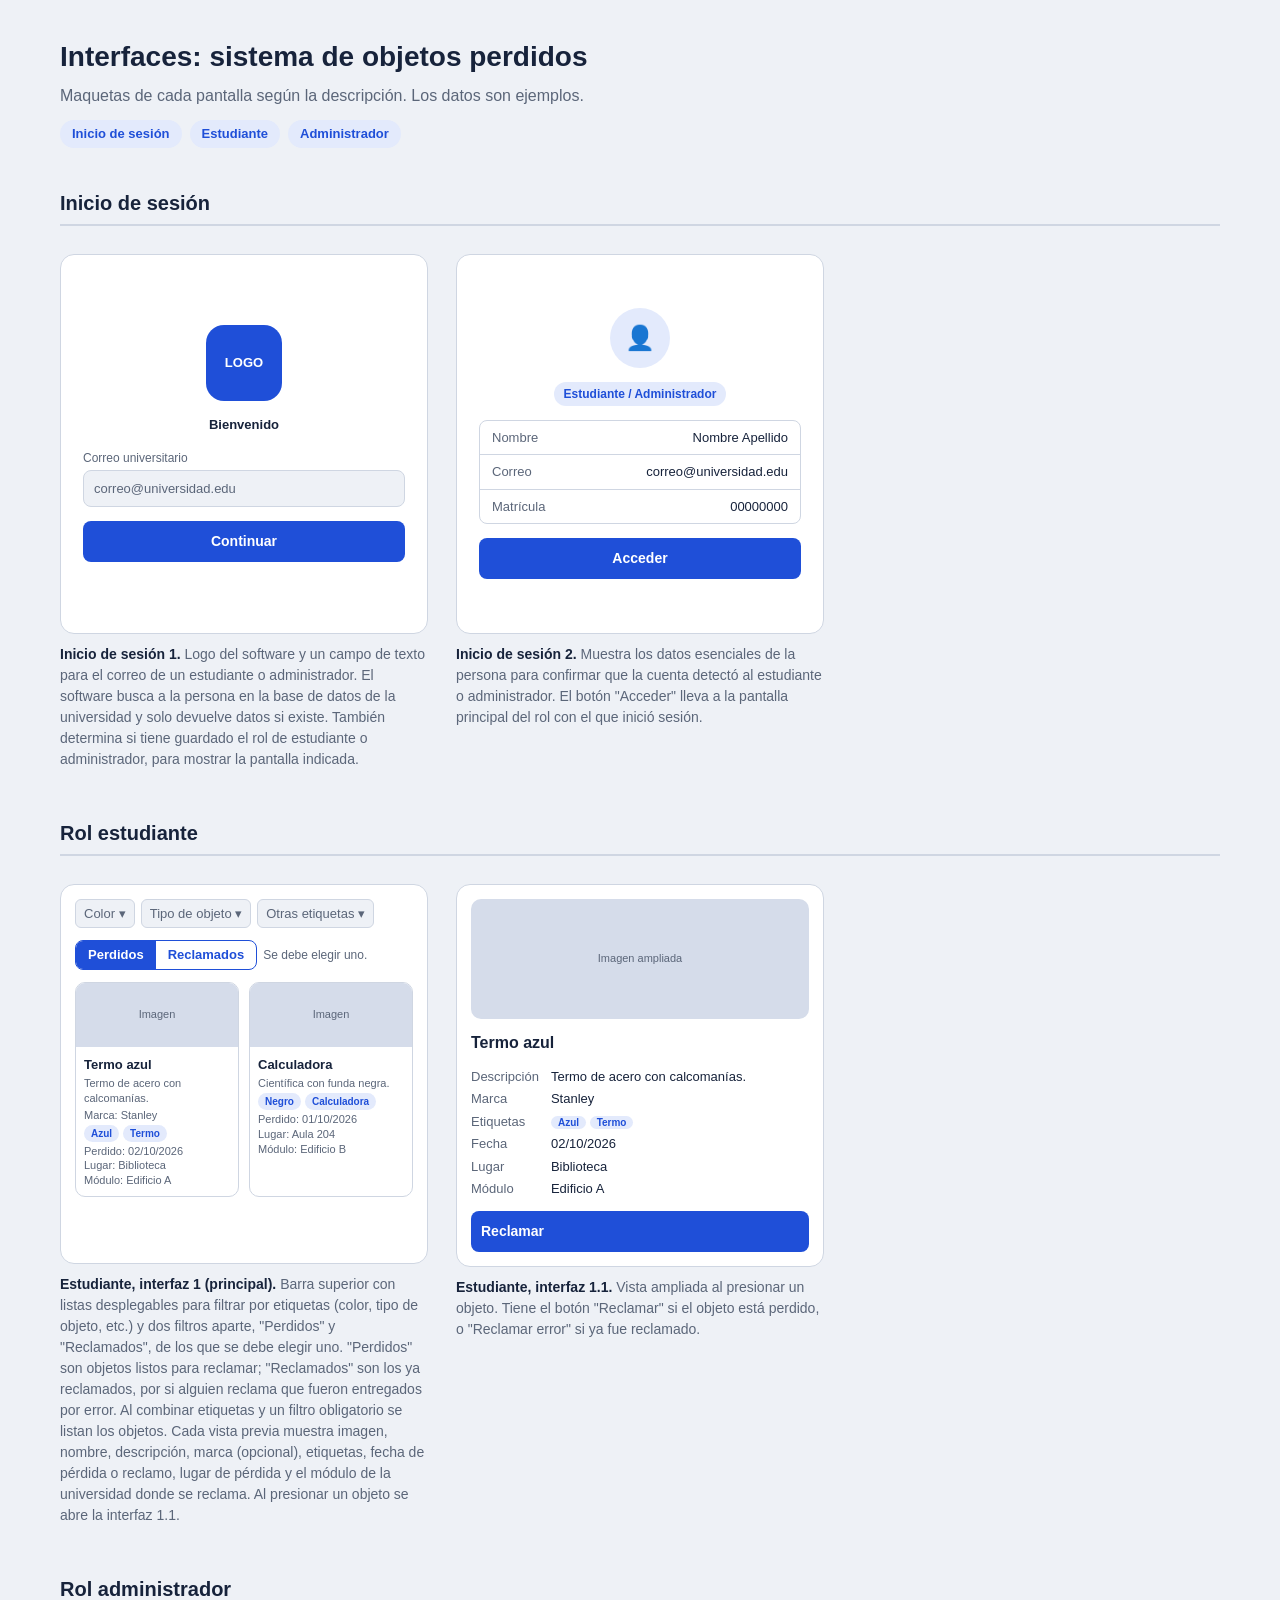
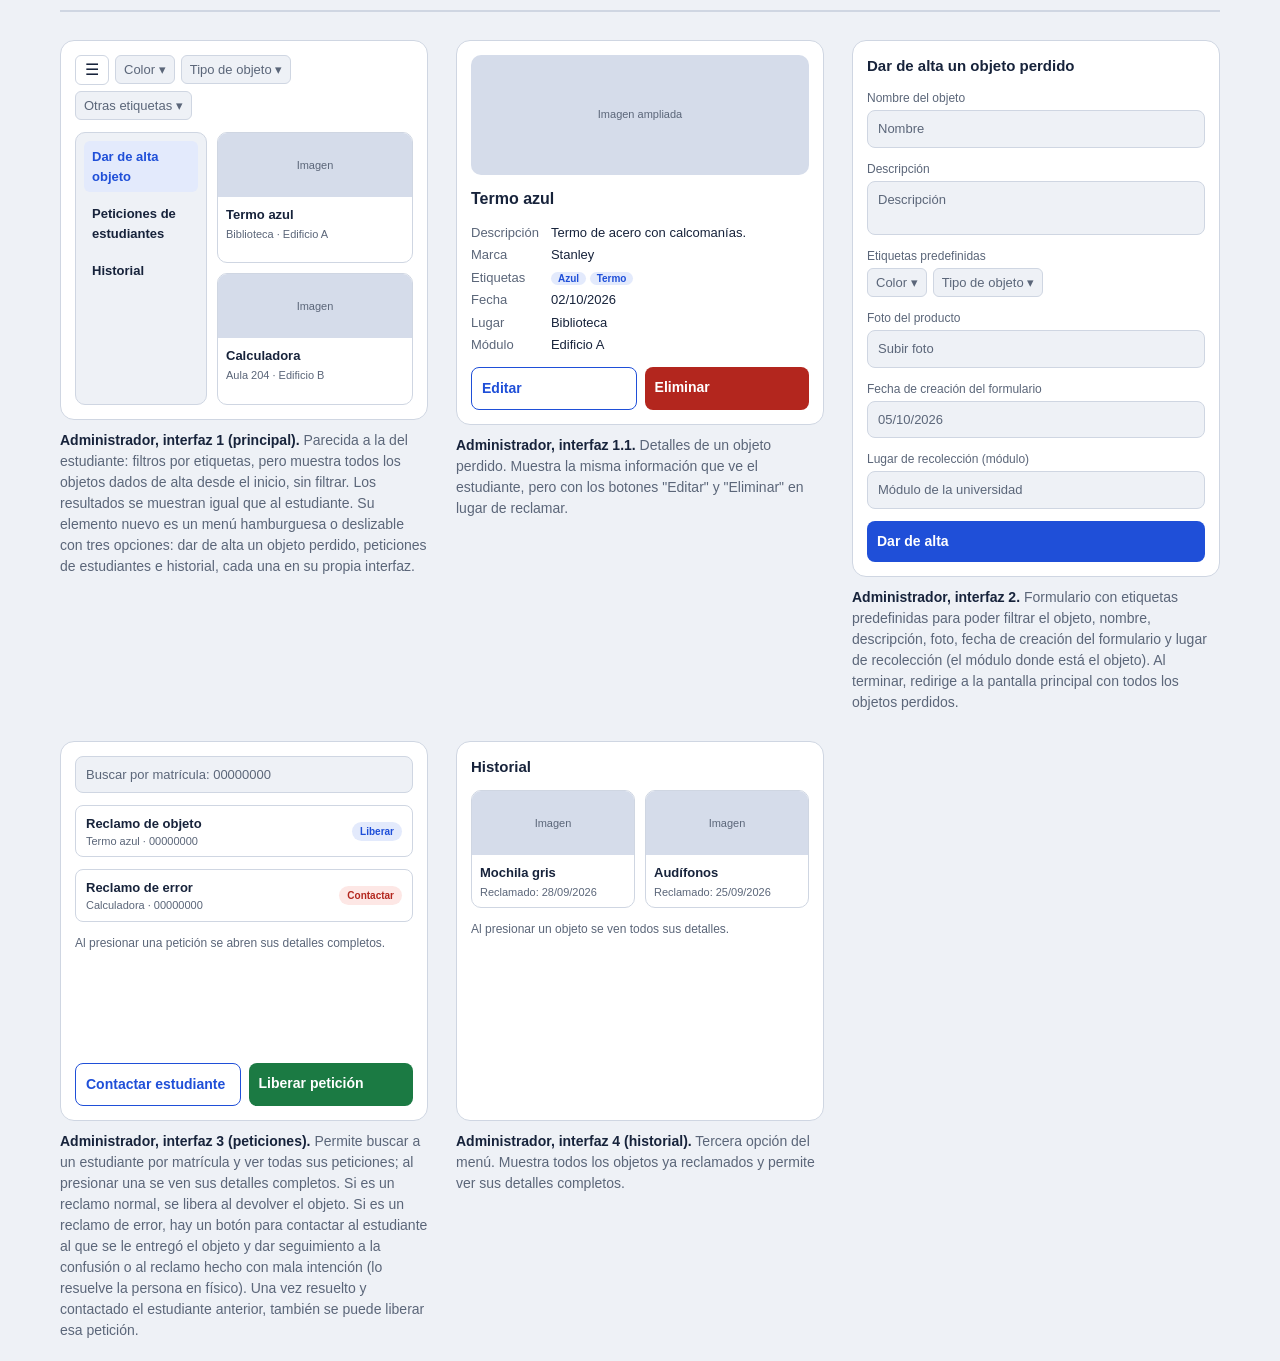
<file: src/assets/interfaces_objetos_perdidos.html>
<!DOCTYPE html>
<html lang="es">

<head>
  <meta charset="utf-8">
  <meta name="viewport" content="width=device-width, initial-scale=1">
  <title>Interfaces: objetos perdidos</title>
  <style>
    :root {
      --bg: #eef1f6;
      --card: #fff;
      --ink: #17233b;
      --muted: #5b6679;
      --line: #cfd6e2;
      --accent: #1f4fd8;
      --soft: #e3eafc;
      --danger: #b3261e;
      --ok: #1b7a43;
      --img: #d5dcea
    }

    @media (prefers-color-scheme:dark) {
      :root {
        --bg: #10151f;
        --card: #1a2232;
        --ink: #e8ecf5;
        --muted: #9aa6bd;
        --line: #33405a;
        --accent: #7b9bff;
        --soft: #26335a;
        --danger: #ff8a80;
        --ok: #6fd49a;
        --img: #2a3550
      }
    }

    * {
      box-sizing: border-box
    }

    body {
      margin: 0;
      background: var(--bg);
      color: var(--ink);
      font-family: "Segoe UI", Helvetica, Arial, sans-serif;
      line-height: 1.5
    }

    header,
    nav.idx {
      max-width: 1200px;
      margin: 0 auto;
      padding: 36px 20px 0
    }

    nav.idx {
      padding-top: 12px;
      display: flex;
      flex-wrap: wrap;
      gap: 8px
    }

    nav.idx a {
      font-size: 13px;
      padding: 4px 12px;
      border-radius: 99px;
      background: var(--soft);
      color: var(--accent);
      text-decoration: none;
      font-weight: 600
    }

    h1 {
      margin: 0 0 6px;
      font-size: 28px
    }

    header p {
      margin: 0;
      color: var(--muted)
    }

    main {
      max-width: 1200px;
      margin: 0 auto;
      padding: 20px;
      display: grid;
      grid-template-columns: repeat(auto-fit, minmax(340px, 1fr));
      gap: 28px
    }

    h2.group {
      grid-column: 1/-1;
      margin: 20px 0 0;
      font-size: 20px;
      border-bottom: 2px solid var(--line);
      padding-bottom: 6px
    }

    figure {
      margin: 0;
      min-width: 0
    }

    figcaption {
      margin-top: 10px;
      font-size: 14px;
      color: var(--muted)
    }

    figcaption b {
      color: var(--ink)
    }

    .screen {
      background: var(--card);
      border: 1px solid var(--line);
      border-radius: 14px;
      min-height: 380px;
      padding: 14px;
      display: flex;
      flex-direction: column;
      gap: 12px;
      font-size: 13px
    }

    .center {
      align-items: center;
      justify-content: center;
      text-align: center;
      padding: 22px;
      gap: 14px
    }

    .top {
      display: flex;
      flex-wrap: wrap;
      gap: 6px;
      align-items: center
    }

    .menu {
      width: 34px;
      height: 30px;
      border: 1px solid var(--line);
      border-radius: 6px;
      display: grid;
      place-items: center;
      font-size: 16px
    }

    .dd {
      border: 1px solid var(--line);
      border-radius: 6px;
      padding: 4px 8px;
      color: var(--muted);
      background: var(--bg)
    }

    .dd::after {
      content: " ▾"
    }

    .seg {
      display: flex;
      border: 1px solid var(--accent);
      border-radius: 8px;
      overflow: hidden
    }

    .seg span {
      padding: 4px 12px;
      color: var(--accent);
      font-weight: 600
    }

    .seg .on {
      background: var(--accent);
      color: #fff
    }

    .hint {
      font-size: 12px;
      color: var(--muted);
      margin: 0
    }

    .grid {
      display: grid;
      grid-template-columns: 1fr 1fr;
      gap: 10px
    }

    .obj {
      border: 1px solid var(--line);
      border-radius: 10px;
      overflow: hidden;
      position: relative
    }

    .img {
      height: 64px;
      background: var(--img);
      display: grid;
      place-items: center;
      color: var(--muted);
      font-size: 11px
    }

    .obj .b {
      padding: 8px;
      display: flex;
      flex-direction: column;
      gap: 2px
    }

    .obj strong {
      font-size: 13px
    }

    .obj small,
    .row small {
      color: var(--muted);
      font-size: 11px;
      line-height: 1.35
    }

    .tags {
      display: flex;
      gap: 4px;
      flex-wrap: wrap
    }

    .tag {
      font-size: 10px;
      padding: 1px 7px;
      border-radius: 99px;
      background: var(--soft);
      color: var(--accent);
      font-weight: 600
    }

    .logo {
      width: 76px;
      height: 76px;
      border-radius: 18px;
      background: var(--accent);
      color: #fff;
      display: grid;
      place-items: center;
      font-weight: 700;
      font-size: 13px
    }

    .field {
      width: 100%;
      text-align: left;
      display: flex;
      flex-direction: column;
      gap: 3px
    }

    .field label {
      font-size: 12px;
      color: var(--muted)
    }

    .input {
      border: 1px solid var(--line);
      border-radius: 8px;
      padding: 8px 10px;
      color: var(--muted);
      background: var(--bg)
    }

    .input.tall {
      height: 54px
    }

    .btn {
      width: 100%;
      border: 0;
      border-radius: 8px;
      padding: 10px;
      background: var(--accent);
      color: #fff;
      font-size: 14px;
      font-weight: 600
    }

    .btn.sec {
      background: transparent;
      color: var(--accent);
      border: 1px solid var(--accent)
    }

    .btn.del {
      background: var(--danger)
    }

    .btn.ok {
      background: var(--ok)
    }

    .btns {
      display: flex;
      gap: 8px;
      width: 100%
    }

    .avatar {
      width: 60px;
      height: 60px;
      border-radius: 50%;
      background: var(--soft);
      display: grid;
      place-items: center;
      font-size: 24px
    }

    .data {
      width: 100%;
      text-align: left;
      border: 1px solid var(--line);
      border-radius: 8px;
      overflow: hidden
    }

    .data div {
      display: flex;
      justify-content: space-between;
      padding: 7px 12px;
      border-bottom: 1px solid var(--line)
    }

    .data div:last-child {
      border: 0
    }

    .data span:first-child {
      color: var(--muted)
    }

    .role {
      font-size: 12px;
      padding: 3px 10px;
      border-radius: 99px;
      background: var(--soft);
      color: var(--accent);
      font-weight: 600
    }

    .big {
      height: 120px;
      border-radius: 10px
    }

    .det {
      display: grid;
      grid-template-columns: auto 1fr;
      gap: 3px 12px
    }

    .det dt {
      color: var(--muted)
    }

    .det dd {
      margin: 0
    }

    .drawer {
      display: grid;
      grid-template-columns: 132px 1fr;
      gap: 10px;
      flex: 1
    }

    .side {
      border: 1px solid var(--line);
      border-radius: 10px;
      padding: 8px;
      display: flex;
      flex-direction: column;
      gap: 6px;
      background: var(--bg)
    }

    .side span {
      padding: 6px 8px;
      border-radius: 6px;
      font-weight: 600
    }

    .side .a {
      background: var(--soft);
      color: var(--accent)
    }

    .row {
      border: 1px solid var(--line);
      border-radius: 8px;
      padding: 8px 10px;
      display: flex;
      justify-content: space-between;
      gap: 8px;
      align-items: center
    }

    .row div {
      display: flex;
      flex-direction: column
    }

    .pill {
      font-size: 10px;
      padding: 2px 8px;
      border-radius: 99px;
      font-weight: 700;
      white-space: nowrap
    }

    .p1 {
      background: var(--soft);
      color: var(--accent)
    }

    .p2 {
      background: #fde7e5;
      color: var(--danger)
    }

    @media (prefers-color-scheme:dark) {
      .p2 {
        background: #4a2321
      }
    }

    .tp {
      display: flex;
      align-items: center;
      gap: 6px;
      flex-wrap: wrap
    }
  </style>
</head>

<body>
  <header>
    <h1>Interfaces: sistema de objetos perdidos</h1>
    <p>Maquetas de cada pantalla según la descripción. Los datos son ejemplos.</p>
  </header>
  <nav class="idx"><a href="#login">Inicio de sesión</a><a href="#est">Estudiante</a><a href="#adm">Administrador</a>
  </nav>

  <main>
    <h2 class="group" id="login">Inicio de sesión</h2>

    <figure>
      <div class="screen center">
        <div class="logo">LOGO</div>
        <strong>Bienvenido</strong>
        <div class="field"><label>Correo universitario</label>
          <div class="input">correo@universidad.edu</div>
        </div>
        <div class="btn">Continuar</div>
      </div>
      <figcaption><b>Inicio de sesión 1.</b> Logo del software y un campo de texto para el correo de un estudiante o
        administrador. El software busca a la persona en la base de datos de la universidad y solo devuelve datos si
        existe. También determina si tiene guardado el rol de estudiante o administrador, para mostrar la pantalla
        indicada.</figcaption>
    </figure>

    <figure>
      <div class="screen center">
        <div class="avatar">👤</div>
        <span class="role">Estudiante / Administrador</span>
        <div class="data">
          <div><span>Nombre</span><span>Nombre Apellido</span></div>
          <div><span>Correo</span><span>correo@universidad.edu</span></div>
          <div><span>Matrícula</span><span>00000000</span></div>
        </div>
        <div class="btn">Acceder</div>
      </div>
      <figcaption><b>Inicio de sesión 2.</b> Muestra los datos esenciales de la persona para confirmar que la cuenta
        detectó al estudiante o administrador. El botón "Acceder" lleva a la pantalla principal del rol con el que
        inició sesión.</figcaption>
    </figure>

    <h2 class="group" id="est">Rol estudiante</h2>

    <figure>
      <div class="screen">
        <div class="top"><span class="dd">Color</span><span class="dd">Tipo de objeto</span><span class="dd">Otras
            etiquetas</span></div>
        <div class="top">
          <div class="seg"><span class="on">Perdidos</span><span>Reclamados</span></div>
          <p class="hint">Se debe elegir uno.</p>
        </div>
        <div class="grid">
          <div class="obj">
            <div class="img">Imagen</div>
            <div class="b"><strong>Termo azul</strong><small>Termo de acero con calcomanías.</small><small>Marca:
                Stanley</small>
              <div class="tags"><span class="tag">Azul</span><span class="tag">Termo</span></div><small>Perdido:
                02/10/2026<br>Lugar: Biblioteca<br>Módulo: Edificio A</small>
            </div>
          </div>
          <div class="obj">
            <div class="img">Imagen</div>
            <div class="b"><strong>Calculadora</strong><small>Científica con funda negra.</small>
              <div class="tags"><span class="tag">Negro</span><span class="tag">Calculadora</span></div><small>Perdido:
                01/10/2026<br>Lugar: Aula 204<br>Módulo: Edificio B</small>
            </div>
          </div>
        </div>
      </div>
      <figcaption><b>Estudiante, interfaz 1 (principal).</b> Barra superior con listas desplegables para filtrar por
        etiquetas (color, tipo de objeto, etc.) y dos filtros aparte, "Perdidos" y "Reclamados", de los que se debe
        elegir uno. "Perdidos" son objetos listos para reclamar; "Reclamados" son los ya reclamados, por si alguien
        reclama que fueron entregados por error. Al combinar etiquetas y un filtro obligatorio se listan los objetos.
        Cada vista previa muestra imagen, nombre, descripción, marca (opcional), etiquetas, fecha de pérdida o reclamo,
        lugar de pérdida y el módulo de la universidad donde se reclama. Al presionar un objeto se abre la interfaz 1.1.
      </figcaption>
    </figure>

    <figure>
      <div class="screen">
        <div class="img big">Imagen ampliada</div>
        <strong style="font-size:16px">Termo azul</strong>
        <dl class="det" style="margin:0">
          <dt>Descripción</dt>
          <dd>Termo de acero con calcomanías.</dd>
          <dt>Marca</dt>
          <dd>Stanley</dd>
          <dt>Etiquetas</dt>
          <dd><span class="tag">Azul</span> <span class="tag">Termo</span></dd>
          <dt>Fecha</dt>
          <dd>02/10/2026</dd>
          <dt>Lugar</dt>
          <dd>Biblioteca</dd>
          <dt>Módulo</dt>
          <dd>Edificio A</dd>
        </dl>
        <div class="btn" style="margin-top:auto">Reclamar</div>
      </div>
      <figcaption><b>Estudiante, interfaz 1.1.</b> Vista ampliada al presionar un objeto. Tiene el botón "Reclamar" si
        el objeto está perdido, o "Reclamar error" si ya fue reclamado.</figcaption>
    </figure>

    <h2 class="group" id="adm">Rol administrador</h2>

    <figure>
      <div class="screen">
        <div class="top">
          <div class="menu">☰</div><span class="dd">Color</span><span class="dd">Tipo de objeto</span><span
            class="dd">Otras etiquetas</span>
        </div>
        <div class="drawer">
          <div class="side"><span class="a">Dar de alta objeto</span><span>Peticiones de
              estudiantes</span><span>Historial</span></div>
          <div class="grid" style="grid-template-columns:1fr">
            <div class="obj">
              <div class="img">Imagen</div>
              <div class="b"><strong>Termo azul</strong><small>Biblioteca · Edificio A</small></div>
            </div>
            <div class="obj">
              <div class="img">Imagen</div>
              <div class="b"><strong>Calculadora</strong><small>Aula 204 · Edificio B</small></div>
            </div>
          </div>
        </div>
      </div>
      <figcaption><b>Administrador, interfaz 1 (principal).</b> Parecida a la del estudiante: filtros por etiquetas,
        pero muestra todos los objetos dados de alta desde el inicio, sin filtrar. Los resultados se muestran igual que
        al estudiante. Su elemento nuevo es un menú hamburguesa o deslizable con tres opciones: dar de alta un objeto
        perdido, peticiones de estudiantes e historial, cada una en su propia interfaz.</figcaption>
    </figure>

    <figure>
      <div class="screen">
        <div class="img big">Imagen ampliada</div>
        <strong style="font-size:16px">Termo azul</strong>
        <dl class="det" style="margin:0">
          <dt>Descripción</dt>
          <dd>Termo de acero con calcomanías.</dd>
          <dt>Marca</dt>
          <dd>Stanley</dd>
          <dt>Etiquetas</dt>
          <dd><span class="tag">Azul</span> <span class="tag">Termo</span></dd>
          <dt>Fecha</dt>
          <dd>02/10/2026</dd>
          <dt>Lugar</dt>
          <dd>Biblioteca</dd>
          <dt>Módulo</dt>
          <dd>Edificio A</dd>
        </dl>
        <div class="btns" style="margin-top:auto">
          <div class="btn sec">Editar</div>
          <div class="btn del">Eliminar</div>
        </div>
      </div>
      <figcaption><b>Administrador, interfaz 1.1.</b> Detalles de un objeto perdido. Muestra la misma información que ve
        el estudiante, pero con los botones "Editar" y "Eliminar" en lugar de reclamar.</figcaption>
    </figure>

    <figure>
      <div class="screen">
        <strong style="font-size:15px">Dar de alta un objeto perdido</strong>
        <div class="field"><label>Nombre del objeto</label>
          <div class="input">Nombre</div>
        </div>
        <div class="field"><label>Descripción</label>
          <div class="input tall">Descripción</div>
        </div>
        <div class="field"><label>Etiquetas predefinidas</label>
          <div class="tp"><span class="dd">Color</span><span class="dd">Tipo de objeto</span></div>
        </div>
        <div class="field"><label>Foto del producto</label>
          <div class="input">Subir foto</div>
        </div>
        <div class="field"><label>Fecha de creación del formulario</label>
          <div class="input">05/10/2026</div>
        </div>
        <div class="field"><label>Lugar de recolección (módulo)</label>
          <div class="input">Módulo de la universidad</div>
        </div>
        <div class="btn">Dar de alta</div>
      </div>
      <figcaption><b>Administrador, interfaz 2.</b> Formulario con etiquetas predefinidas para poder filtrar el objeto,
        nombre, descripción, foto, fecha de creación del formulario y lugar de recolección (el módulo donde está el
        objeto). Al terminar, redirige a la pantalla principal con todos los objetos perdidos.</figcaption>
    </figure>

    <figure>
      <div class="screen">
        <div class="top">
          <div class="input" style="flex:1">Buscar por matrícula: 00000000</div>
        </div>
        <div class="row">
          <div><strong>Reclamo de objeto</strong><small>Termo azul · 00000000</small></div><span
            class="pill p1">Liberar</span>
        </div>
        <div class="row">
          <div><strong>Reclamo de error</strong><small>Calculadora · 00000000</small></div><span
            class="pill p2">Contactar</span>
        </div>
        <p class="hint">Al presionar una petición se abren sus detalles completos.</p>
        <div class="btns" style="margin-top:auto">
          <div class="btn sec">Contactar estudiante</div>
          <div class="btn ok">Liberar petición</div>
        </div>
      </div>
      <figcaption><b>Administrador, interfaz 3 (peticiones).</b> Permite buscar a un estudiante por matrícula y ver
        todas sus peticiones; al presionar una se ven sus detalles completos. Si es un reclamo normal, se libera al
        devolver el objeto. Si es un reclamo de error, hay un botón para contactar al estudiante al que se le entregó el
        objeto y dar seguimiento a la confusión o al reclamo hecho con mala intención (lo resuelve la persona en
        físico). Una vez resuelto y contactado el estudiante anterior, también se puede liberar esa petición.
      </figcaption>
    </figure>

    <figure>
      <div class="screen">
        <strong style="font-size:15px">Historial</strong>
        <div class="grid">
          <div class="obj">
            <div class="img">Imagen</div>
            <div class="b"><strong>Mochila gris</strong><small>Reclamado: 28/09/2026</small></div>
          </div>
          <div class="obj">
            <div class="img">Imagen</div>
            <div class="b"><strong>Audífonos</strong><small>Reclamado: 25/09/2026</small></div>
          </div>
        </div>
        <p class="hint">Al presionar un objeto se ven todos sus detalles.</p>
      </div>
      <figcaption><b>Administrador, interfaz 4 (historial).</b> Tercera opción del menú. Muestra todos los objetos ya
        reclamados y permite ver sus detalles completos.</figcaption>
    </figure>
  </main>
</body>

</html>
</file>
